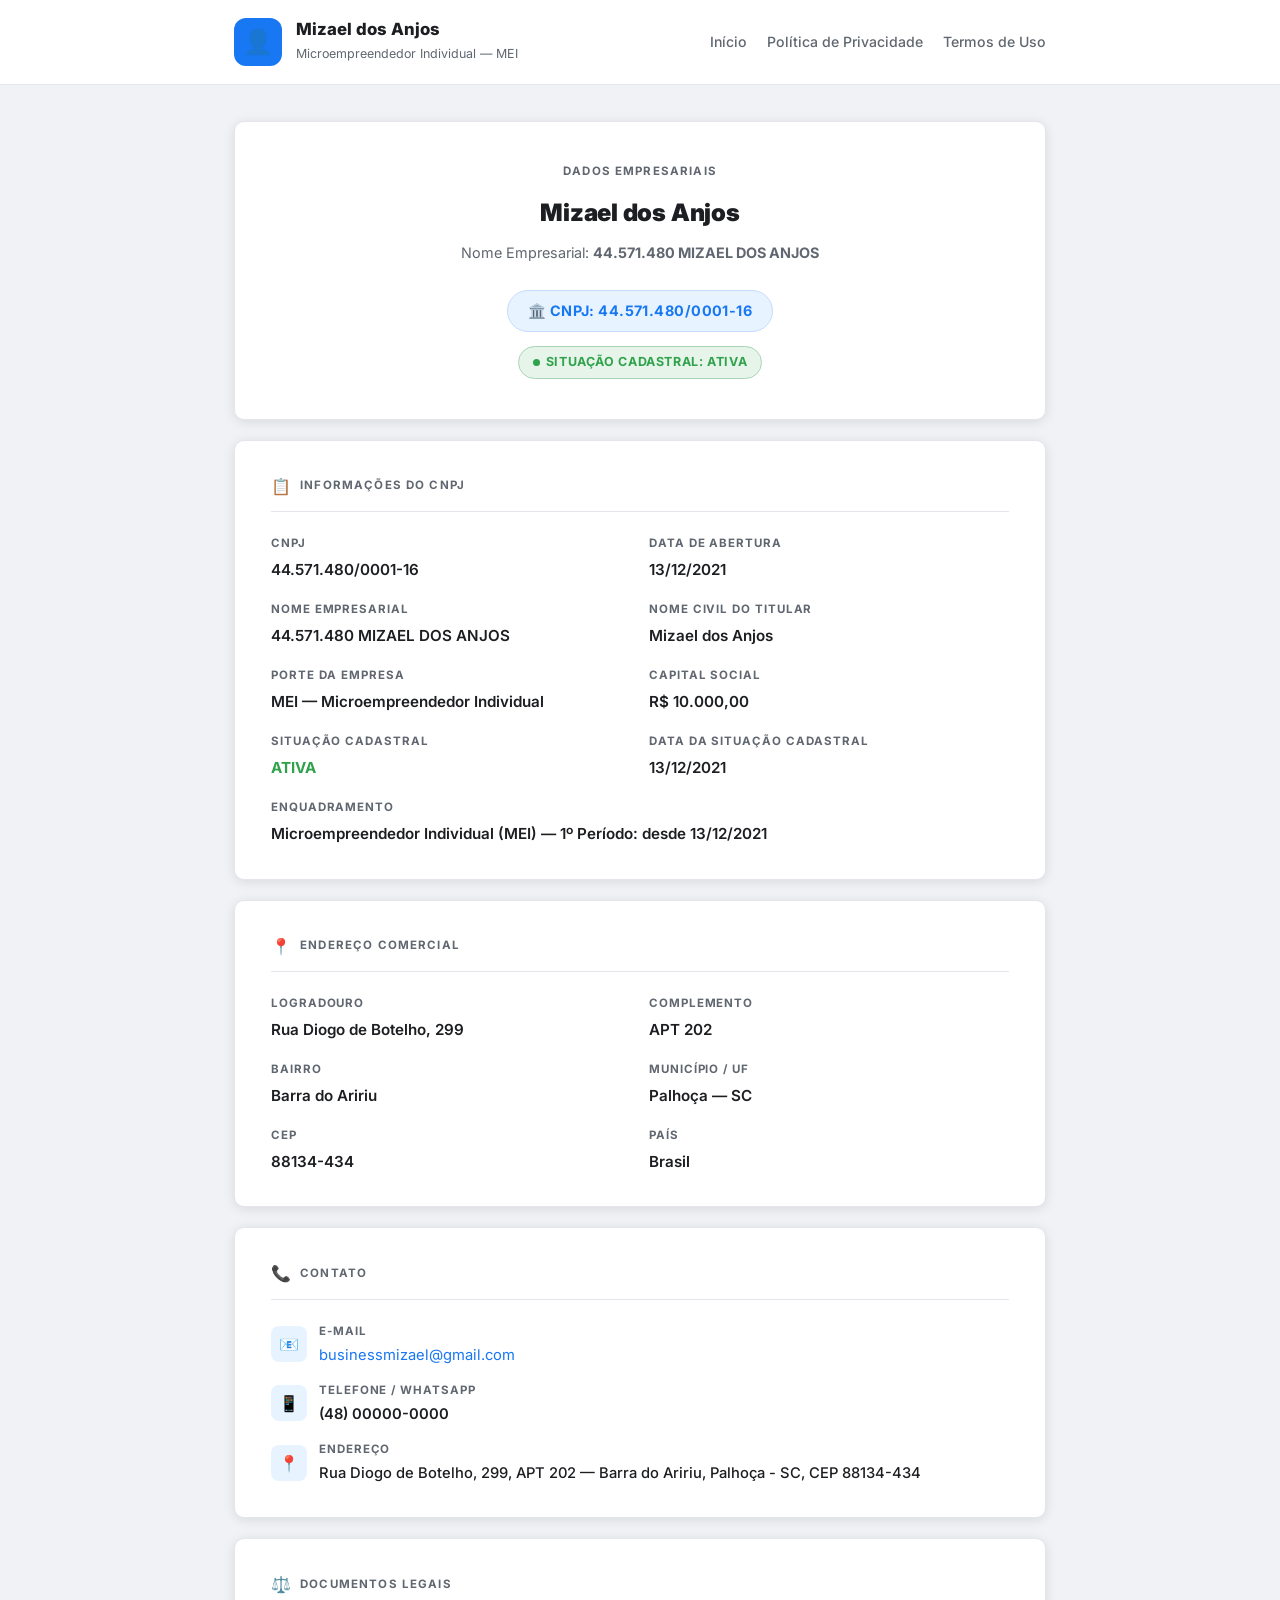
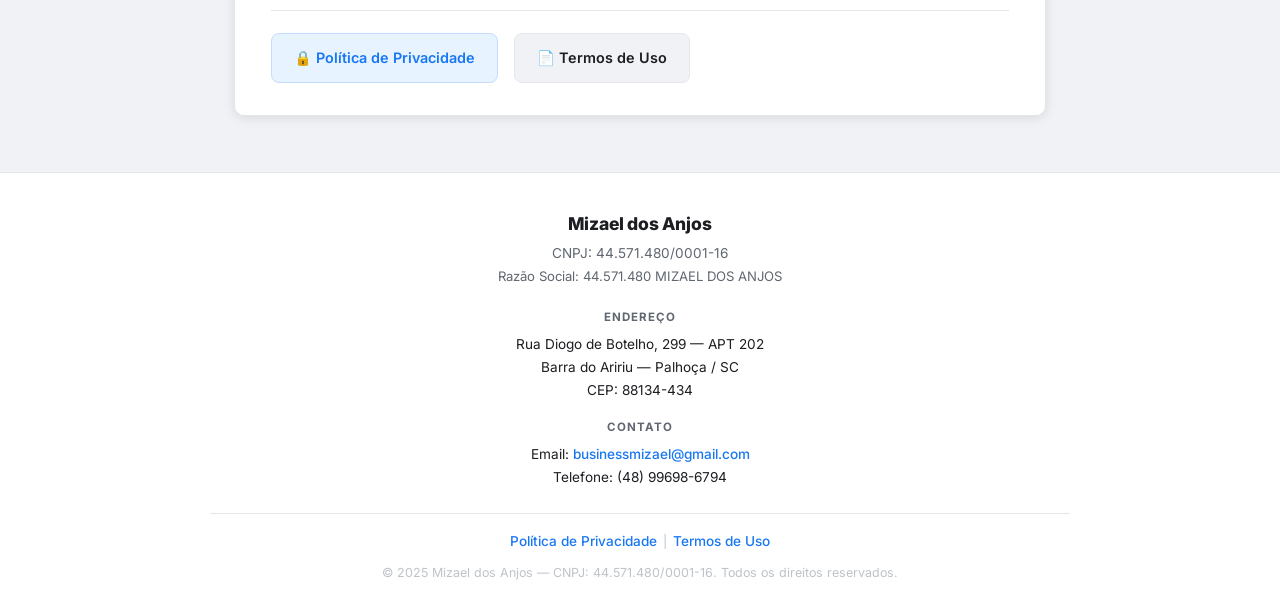
<file: index.html>
<!DOCTYPE html>
<html lang="pt-BR">
<head>
  <meta charset="UTF-8" />
  <meta name="viewport" content="width=device-width, initial-scale=1.0" />
  <meta name="description" content="Página institucional de Mizael dos Anjos — MEI — CNPJ: 44.571.480/0001-16. Informações empresariais, Política de Privacidade e Termos de Uso." />
  <meta name="robots" content="index, follow" />
  <title>Mizael dos Anjos — Informações Institucionais</title>
  <link rel="preconnect" href="https://fonts.googleapis.com" />
  <link rel="preconnect" href="https://fonts.gstatic.com" crossorigin />
  <link href="https://fonts.googleapis.com/css2?family=Inter:wght@400;500;600;700;800;900&display=swap" rel="stylesheet" />
  <link rel="stylesheet" href="css/styles.css" />
</head>
<body>

  <!-- HEADER -->
  <header class="site-header">
    <div class="header-inner">
      <div class="brand">
        <div class="brand-icon" aria-hidden="true">👤</div>
        <div class="brand-text">
          <h1>Mizael dos Anjos</h1>
          <span>Microempreendedor Individual — MEI</span>
        </div>
      </div>
      <nav class="header-nav" aria-label="Menu">
        <a href="index.html">Início</a>
        <a href="politica-de-privacidade.html">Política de Privacidade</a>
        <a href="termos-de-uso.html">Termos de Uso</a>
      </nav>
    </div>
  </header>

  <!-- MAIN -->
  <main>

    <!-- HERO / IDENTIDADE PRINCIPAL -->
    <div class="hero-card" role="region" aria-labelledby="empresaNome">
      <div id="empresaNome" style="font-size:0.72rem; font-weight:700; text-transform:uppercase; letter-spacing:0.1em; color:#606770; margin-bottom:12px;">
        Dados Empresariais
      </div>
      <h2>Mizael dos Anjos</h2>
      <div style="font-size:0.9rem; color:#606770; margin-bottom:12px;">
        Nome Empresarial: <strong>44.571.480 MIZAEL DOS ANJOS</strong>
      </div>
      <div class="cnpj-badge">
        🏛️ CNPJ: 44.571.480/0001-16
      </div>
      <br />
      <div class="status-badge" role="status" aria-label="Situação cadastral: Ativa">
        <span class="status-dot" aria-hidden="true"></span>
        SITUAÇÃO CADASTRAL: ATIVA
      </div>
    </div>

    <!-- DADOS DO CADASTRO -->
    <section class="card" aria-labelledby="dadosCnpjTitle">
      <div class="card-title" id="dadosCnpjTitle">
        <span aria-hidden="true">📋</span> Informações do CNPJ
      </div>

      <div class="data-grid">
        <div class="data-item">
          <label>CNPJ</label>
          <div class="value">44.571.480/0001-16</div>
        </div>
        <div class="data-item">
          <label>Data de Abertura</label>
          <div class="value">13/12/2021</div>
        </div>
        <div class="data-item">
          <label>Nome Empresarial</label>
          <div class="value">44.571.480 MIZAEL DOS ANJOS</div>
        </div>
        <div class="data-item">
          <label>Nome Civil do Titular</label>
          <div class="value">Mizael dos Anjos</div>
        </div>
        <div class="data-item">
          <label>Porte da Empresa</label>
          <div class="value">MEI — Microempreendedor Individual</div>
        </div>
        <div class="data-item">
          <label>Capital Social</label>
          <div class="value">R$ 10.000,00</div>
        </div>
        <div class="data-item">
          <label>Situação Cadastral</label>
          <div class="value" style="color:#31A24C; font-weight:700;">ATIVA</div>
        </div>
        <div class="data-item">
          <label>Data da Situação Cadastral</label>
          <div class="value">13/12/2021</div>
        </div>
        <div class="data-item full">
          <label>Enquadramento</label>
          <div class="value">Microempreendedor Individual (MEI) — 1º Período: desde 13/12/2021</div>
        </div>
      </div>
    </section>

    <!-- ENDEREÇO COMERCIAL -->
    <section class="card" aria-labelledby="enderecoTitle">
      <div class="card-title" id="enderecoTitle">
        <span aria-hidden="true">📍</span> Endereço Comercial
      </div>

      <div class="data-grid">
        <div class="data-item">
          <label>Logradouro</label>
          <div class="value">Rua Diogo de Botelho, 299</div>
        </div>
        <div class="data-item">
          <label>Complemento</label>
          <div class="value">APT 202</div>
        </div>
        <div class="data-item">
          <label>Bairro</label>
          <div class="value">Barra do Aririu</div>
        </div>
        <div class="data-item">
          <label>Município / UF</label>
          <div class="value">Palhoça — SC</div>
        </div>
        <div class="data-item">
          <label>CEP</label>
          <div class="value">88134-434</div>
        </div>
        <div class="data-item">
          <label>País</label>
          <div class="value">Brasil</div>
        </div>
      </div>
    </section>

    <!-- CONTATO -->
    <section class="card" aria-labelledby="contatoTitle">
      <div class="card-title" id="contatoTitle">
        <span aria-hidden="true">📞</span> Contato
      </div>
      <div class="contact-list">
        <div class="contact-item">
          <div class="contact-icon" aria-hidden="true">📧</div>
          <div>
            <div style="font-size:0.72rem; font-weight:700; text-transform:uppercase; letter-spacing:0.08em; color:#606770; margin-bottom:2px;">E-mail</div>
            <a href="mailto:businessmizael@gmail.com">businessmizael@gmail.com</a>
          </div>
        </div>
        <div class="contact-item">
          <div class="contact-icon" aria-hidden="true">📱</div>
          <div>
            <div style="font-size:0.72rem; font-weight:700; text-transform:uppercase; letter-spacing:0.08em; color:#606770; margin-bottom:2px;">Telefone / WhatsApp</div>
            <!-- [INSERIR: Telefone real] -->
            <span style="font-weight:600;">(48) 00000-0000</span>
          </div>
        </div>
        <div class="contact-item">
          <div class="contact-icon" aria-hidden="true">📍</div>
          <div>
            <div style="font-size:0.72rem; font-weight:700; text-transform:uppercase; letter-spacing:0.08em; color:#606770; margin-bottom:2px;">Endereço</div>
            <span style="font-weight:500;">Rua Diogo de Botelho, 299, APT 202 — Barra do Aririu, Palhoça - SC, CEP 88134-434</span>
          </div>
        </div>
      </div>
    </section>

    <!-- LINKS LEGAIS -->
    <section class="card" aria-labelledby="legalTitle">
      <div class="card-title" id="legalTitle">
        <span aria-hidden="true">⚖️</span> Documentos Legais
      </div>
      <div style="display:flex; gap:16px; flex-wrap:wrap;">
        <a href="politica-de-privacidade.html" style="
          display:inline-flex; align-items:center; gap:8px;
          background:#E7F3FF; border:1px solid #C4DCFF; color:#1877F2;
          padding:12px 22px; border-radius:8px; font-weight:600; font-size:0.9rem;
          text-decoration:none; transition:background 0.2s;
        " onmouseover="this.style.background='#d0e8ff'" onmouseout="this.style.background='#E7F3FF'">
          🔒 Política de Privacidade
        </a>
        <a href="termos-de-uso.html" style="
          display:inline-flex; align-items:center; gap:8px;
          background:#F0F2F5; border:1px solid #E4E6EB; color:#1C1E21;
          padding:12px 22px; border-radius:8px; font-weight:600; font-size:0.9rem;
          text-decoration:none; transition:background 0.2s;
        " onmouseover="this.style.background='#e2e5e9'" onmouseout="this.style.background='#F0F2F5'">
          📄 Termos de Uso
        </a>
      </div>
    </section>

  </main>

  <!-- FOOTER -->
  <footer class="site-footer">
    <div class="footer-inner">
      <div class="footer-name">Mizael dos Anjos</div>
      <div class="footer-cnpj">CNPJ: 44.571.480/0001-16</div>
      <div class="footer-razao">Razão Social: 44.571.480 MIZAEL DOS ANJOS</div>

      <div class="footer-section-label">Endereço</div>
      <div class="footer-address">
        Rua Diogo de Botelho, 299 — APT 202<br>
        Barra do Aririu — Palhoça / SC<br>
        CEP: 88134-434
      </div>

      <div class="footer-section-label">Contato</div>
      <div class="footer-contact">
        Email: <a href="mailto:businessmizael@gmail.com">businessmizael@gmail.com</a><br>
        Telefone: (48) 99698-6794
      </div>

      <hr class="footer-divider" />

      <div class="footer-links">
        <a href="politica-de-privacidade.html">Política de Privacidade</a>
        <span class="footer-sep">|</span>
        <a href="termos-de-uso.html">Termos de Uso</a>
      </div>
      <div class="footer-copy">© 2025 Mizael dos Anjos — CNPJ: 44.571.480/0001-16. Todos os direitos reservados.</div>
    </div>
  </footer>

</body>
</html>
</file>
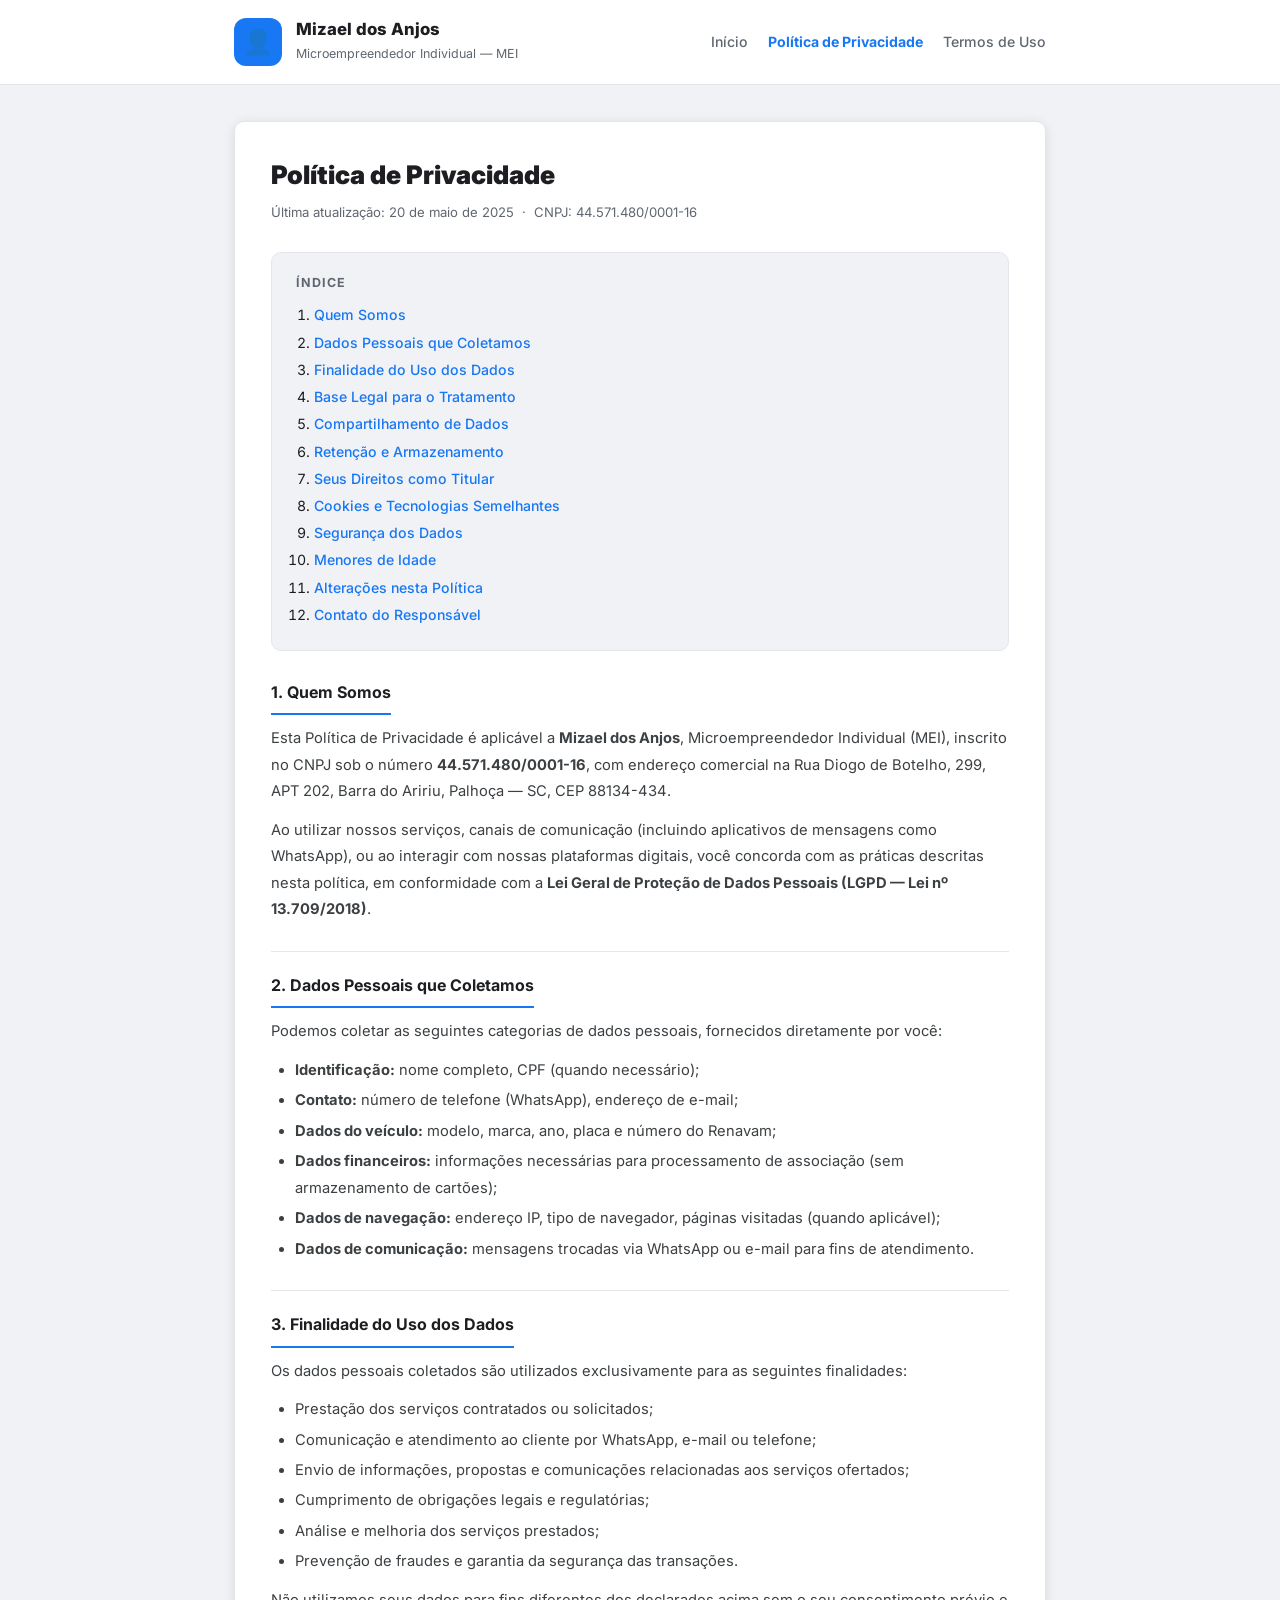
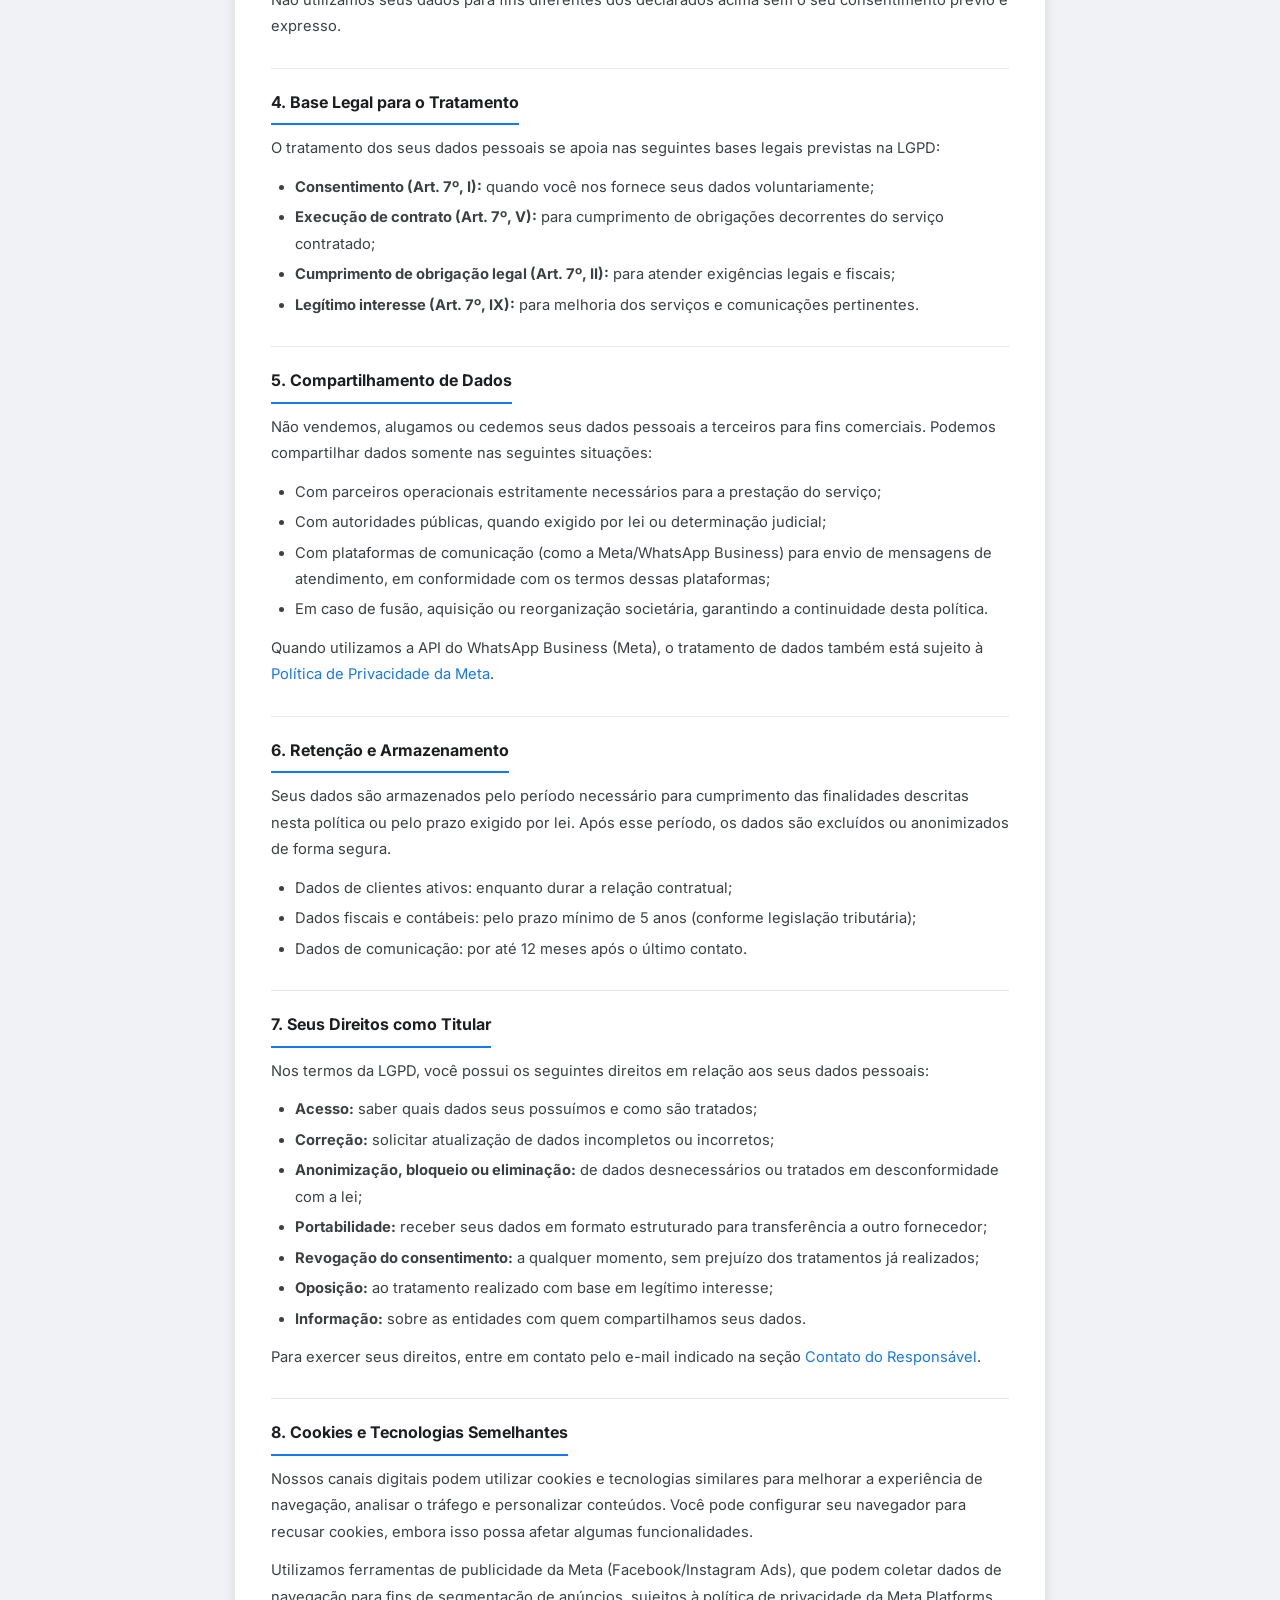
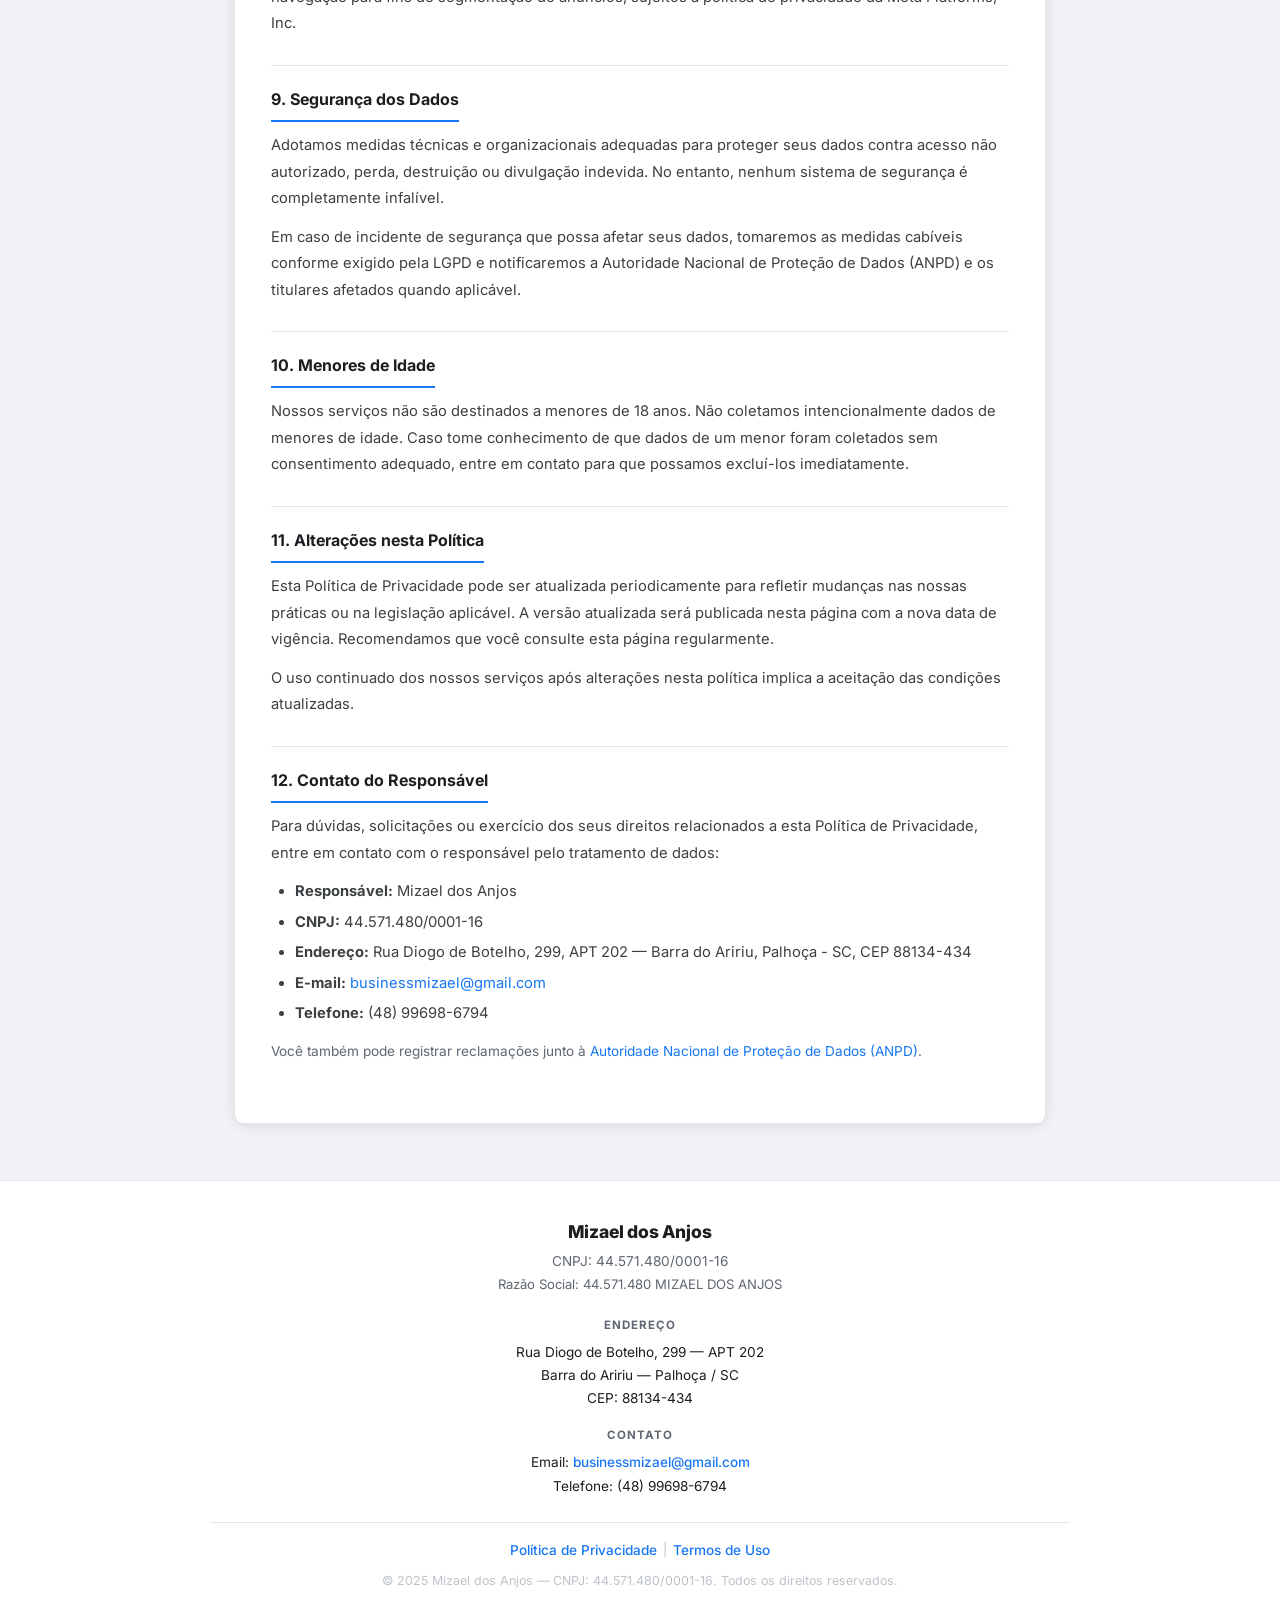
<file: politica-de-privacidade.html>
<!DOCTYPE html>
<html lang="pt-BR">
<head>
  <meta charset="UTF-8" />
  <meta name="viewport" content="width=device-width, initial-scale=1.0" />
  <meta name="description" content="Política de Privacidade — Mizael dos Anjos (MEI) — CNPJ 44.571.480/0001-16. Como coletamos, usamos e protegemos seus dados pessoais." />
  <title>Política de Privacidade — Mizael dos Anjos</title>
  <link rel="preconnect" href="https://fonts.googleapis.com" />
  <link rel="preconnect" href="https://fonts.gstatic.com" crossorigin />
  <link href="https://fonts.googleapis.com/css2?family=Inter:wght@400;500;600;700;800;900&display=swap" rel="stylesheet" />
  <link rel="stylesheet" href="css/styles.css" />
</head>
<body>

  <!-- HEADER -->
  <header class="site-header">
    <div class="header-inner">
      <div class="brand">
        <div class="brand-icon" aria-hidden="true">👤</div>
        <div class="brand-text">
          <h1>Mizael dos Anjos</h1>
          <span>Microempreendedor Individual — MEI</span>
        </div>
      </div>
      <nav class="header-nav" aria-label="Menu">
        <a href="index.html">Início</a>
        <a href="politica-de-privacidade.html" style="color:#1877F2; font-weight:700;">Política de Privacidade</a>
        <a href="termos-de-uso.html">Termos de Uso</a>
      </nav>
    </div>
  </header>

  <!-- MAIN -->
  <main>
    <div class="card">
      <div class="policy-header">
        <h2>Política de Privacidade</h2>
        <div class="last-update">Última atualização: 20 de maio de 2025 &nbsp;·&nbsp; CNPJ: 44.571.480/0001-16</div>
      </div>

      <!-- ÍNDICE -->
      <div class="policy-toc" role="navigation" aria-label="Índice da Política">
        <h4>Índice</h4>
        <ol>
          <li><a href="#quem-somos">Quem Somos</a></li>
          <li><a href="#dados-coletados">Dados Pessoais que Coletamos</a></li>
          <li><a href="#finalidade">Finalidade do Uso dos Dados</a></li>
          <li><a href="#base-legal">Base Legal para o Tratamento</a></li>
          <li><a href="#compartilhamento">Compartilhamento de Dados</a></li>
          <li><a href="#retencao">Retenção e Armazenamento</a></li>
          <li><a href="#direitos">Seus Direitos como Titular</a></li>
          <li><a href="#cookies">Cookies e Tecnologias Semelhantes</a></li>
          <li><a href="#seguranca">Segurança dos Dados</a></li>
          <li><a href="#menores">Menores de Idade</a></li>
          <li><a href="#alteracoes">Alterações nesta Política</a></li>
          <li><a href="#contato-privacidade">Contato do Responsável</a></li>
        </ol>
      </div>

      <!-- 1 -->
      <div class="policy-section" id="quem-somos">
        <h3>1. Quem Somos</h3>
        <p>
          Esta Política de Privacidade é aplicável a <strong>Mizael dos Anjos</strong>, Microempreendedor
          Individual (MEI), inscrito no CNPJ sob o número <strong>44.571.480/0001-16</strong>, com endereço
          comercial na Rua Diogo de Botelho, 299, APT 202, Barra do Aririu, Palhoça — SC, CEP 88134-434.
        </p>
        <p>
          Ao utilizar nossos serviços, canais de comunicação (incluindo aplicativos de mensagens como
          WhatsApp), ou ao interagir com nossas plataformas digitais, você concorda com as práticas
          descritas nesta política, em conformidade com a <strong>Lei Geral de Proteção de Dados Pessoais
          (LGPD — Lei nº 13.709/2018)</strong>.
        </p>
      </div>

      <hr class="data-divider" />

      <!-- 2 -->
      <div class="policy-section" id="dados-coletados">
        <h3>2. Dados Pessoais que Coletamos</h3>
        <p>Podemos coletar as seguintes categorias de dados pessoais, fornecidos diretamente por você:</p>
        <ul>
          <li><strong>Identificação:</strong> nome completo, CPF (quando necessário);</li>
          <li><strong>Contato:</strong> número de telefone (WhatsApp), endereço de e-mail;</li>
          <li><strong>Dados do veículo:</strong> modelo, marca, ano, placa e número do Renavam;</li>
          <li><strong>Dados financeiros:</strong> informações necessárias para processamento de associação (sem armazenamento de cartões);</li>
          <li><strong>Dados de navegação:</strong> endereço IP, tipo de navegador, páginas visitadas (quando aplicável);</li>
          <li><strong>Dados de comunicação:</strong> mensagens trocadas via WhatsApp ou e-mail para fins de atendimento.</li>
        </ul>
      </div>

      <hr class="data-divider" />

      <!-- 3 -->
      <div class="policy-section" id="finalidade">
        <h3>3. Finalidade do Uso dos Dados</h3>
        <p>Os dados pessoais coletados são utilizados exclusivamente para as seguintes finalidades:</p>
        <ul>
          <li>Prestação dos serviços contratados ou solicitados;</li>
          <li>Comunicação e atendimento ao cliente por WhatsApp, e-mail ou telefone;</li>
          <li>Envio de informações, propostas e comunicações relacionadas aos serviços ofertados;</li>
          <li>Cumprimento de obrigações legais e regulatórias;</li>
          <li>Análise e melhoria dos serviços prestados;</li>
          <li>Prevenção de fraudes e garantia da segurança das transações.</li>
        </ul>
        <p>
          Não utilizamos seus dados para fins diferentes dos declarados acima sem o seu consentimento
          prévio e expresso.
        </p>
      </div>

      <hr class="data-divider" />

      <!-- 4 -->
      <div class="policy-section" id="base-legal">
        <h3>4. Base Legal para o Tratamento</h3>
        <p>O tratamento dos seus dados pessoais se apoia nas seguintes bases legais previstas na LGPD:</p>
        <ul>
          <li><strong>Consentimento (Art. 7º, I):</strong> quando você nos fornece seus dados voluntariamente;</li>
          <li><strong>Execução de contrato (Art. 7º, V):</strong> para cumprimento de obrigações decorrentes do serviço contratado;</li>
          <li><strong>Cumprimento de obrigação legal (Art. 7º, II):</strong> para atender exigências legais e fiscais;</li>
          <li><strong>Legítimo interesse (Art. 7º, IX):</strong> para melhoria dos serviços e comunicações pertinentes.</li>
        </ul>
      </div>

      <hr class="data-divider" />

      <!-- 5 -->
      <div class="policy-section" id="compartilhamento">
        <h3>5. Compartilhamento de Dados</h3>
        <p>
          Não vendemos, alugamos ou cedemos seus dados pessoais a terceiros para fins comerciais.
          Podemos compartilhar dados somente nas seguintes situações:
        </p>
        <ul>
          <li>Com parceiros operacionais estritamente necessários para a prestação do serviço;</li>
          <li>Com autoridades públicas, quando exigido por lei ou determinação judicial;</li>
          <li>Com plataformas de comunicação (como a Meta/WhatsApp Business) para envio de mensagens de atendimento, em conformidade com os termos dessas plataformas;</li>
          <li>Em caso de fusão, aquisição ou reorganização societária, garantindo a continuidade desta política.</li>
        </ul>
        <p>
          Quando utilizamos a API do WhatsApp Business (Meta), o tratamento de dados também está sujeito
          à <a href="https://www.whatsapp.com/legal/privacy-policy" target="_blank" rel="noopener">Política de Privacidade da Meta</a>.
        </p>
      </div>

      <hr class="data-divider" />

      <!-- 6 -->
      <div class="policy-section" id="retencao">
        <h3>6. Retenção e Armazenamento</h3>
        <p>
          Seus dados são armazenados pelo período necessário para cumprimento das finalidades descritas
          nesta política ou pelo prazo exigido por lei. Após esse período, os dados são excluídos ou
          anonimizados de forma segura.
        </p>
        <ul>
          <li>Dados de clientes ativos: enquanto durar a relação contratual;</li>
          <li>Dados fiscais e contábeis: pelo prazo mínimo de 5 anos (conforme legislação tributária);</li>
          <li>Dados de comunicação: por até 12 meses após o último contato.</li>
        </ul>
      </div>

      <hr class="data-divider" />

      <!-- 7 -->
      <div class="policy-section" id="direitos">
        <h3>7. Seus Direitos como Titular</h3>
        <p>
          Nos termos da LGPD, você possui os seguintes direitos em relação aos seus dados pessoais:
        </p>
        <ul>
          <li><strong>Acesso:</strong> saber quais dados seus possuímos e como são tratados;</li>
          <li><strong>Correção:</strong> solicitar atualização de dados incompletos ou incorretos;</li>
          <li><strong>Anonimização, bloqueio ou eliminação:</strong> de dados desnecessários ou tratados em desconformidade com a lei;</li>
          <li><strong>Portabilidade:</strong> receber seus dados em formato estruturado para transferência a outro fornecedor;</li>
          <li><strong>Revogação do consentimento:</strong> a qualquer momento, sem prejuízo dos tratamentos já realizados;</li>
          <li><strong>Oposição:</strong> ao tratamento realizado com base em legítimo interesse;</li>
          <li><strong>Informação:</strong> sobre as entidades com quem compartilhamos seus dados.</li>
        </ul>
        <p>
          Para exercer seus direitos, entre em contato pelo e-mail indicado na seção
          <a href="#contato-privacidade">Contato do Responsável</a>.
        </p>
      </div>

      <hr class="data-divider" />

      <!-- 8 -->
      <div class="policy-section" id="cookies">
        <h3>8. Cookies e Tecnologias Semelhantes</h3>
        <p>
          Nossos canais digitais podem utilizar cookies e tecnologias similares para melhorar a experiência
          de navegação, analisar o tráfego e personalizar conteúdos. Você pode configurar seu navegador
          para recusar cookies, embora isso possa afetar algumas funcionalidades.
        </p>
        <p>
          Utilizamos ferramentas de publicidade da Meta (Facebook/Instagram Ads), que podem coletar
          dados de navegação para fins de segmentação de anúncios, sujeitos à política de privacidade
          da Meta Platforms, Inc.
        </p>
      </div>

      <hr class="data-divider" />

      <!-- 9 -->
      <div class="policy-section" id="seguranca">
        <h3>9. Segurança dos Dados</h3>
        <p>
          Adotamos medidas técnicas e organizacionais adequadas para proteger seus dados contra acesso
          não autorizado, perda, destruição ou divulgação indevida. No entanto, nenhum sistema de
          segurança é completamente infalível.
        </p>
        <p>
          Em caso de incidente de segurança que possa afetar seus dados, tomaremos as medidas cabíveis
          conforme exigido pela LGPD e notificaremos a Autoridade Nacional de Proteção de Dados (ANPD)
          e os titulares afetados quando aplicável.
        </p>
      </div>

      <hr class="data-divider" />

      <!-- 10 -->
      <div class="policy-section" id="menores">
        <h3>10. Menores de Idade</h3>
        <p>
          Nossos serviços não são destinados a menores de 18 anos. Não coletamos intencionalmente
          dados de menores de idade. Caso tome conhecimento de que dados de um menor foram coletados
          sem consentimento adequado, entre em contato para que possamos excluí-los imediatamente.
        </p>
      </div>

      <hr class="data-divider" />

      <!-- 11 -->
      <div class="policy-section" id="alteracoes">
        <h3>11. Alterações nesta Política</h3>
        <p>
          Esta Política de Privacidade pode ser atualizada periodicamente para refletir mudanças nas
          nossas práticas ou na legislação aplicável. A versão atualizada será publicada nesta página
          com a nova data de vigência. Recomendamos que você consulte esta página regularmente.
        </p>
        <p>
          O uso continuado dos nossos serviços após alterações nesta política implica a aceitação das
          condições atualizadas.
        </p>
      </div>

      <hr class="data-divider" />

      <!-- 12 -->
      <div class="policy-section" id="contato-privacidade">
        <h3>12. Contato do Responsável</h3>
        <p>
          Para dúvidas, solicitações ou exercício dos seus direitos relacionados a esta Política de
          Privacidade, entre em contato com o responsável pelo tratamento de dados:
        </p>
        <ul>
          <li><strong>Responsável:</strong> Mizael dos Anjos</li>
          <li><strong>CNPJ:</strong> 44.571.480/0001-16</li>
          <li><strong>Endereço:</strong> Rua Diogo de Botelho, 299, APT 202 — Barra do Aririu, Palhoça - SC, CEP 88134-434</li>
          <li><strong>E-mail:</strong> <a href="mailto:businessmizael@gmail.com">businessmizael@gmail.com</a></li>
          <li><strong>Telefone:</strong> (48) 99698-6794</li>
        </ul>
        <p style="margin-top:12px; font-size:0.85rem; color:#606770;">
          Você também pode registrar reclamações junto à
          <a href="https://www.gov.br/anpd" target="_blank" rel="noopener">Autoridade Nacional de Proteção de Dados (ANPD)</a>.
        </p>
      </div>

    </div><!-- .card -->
  </main>

  <!-- FOOTER -->
  <footer class="site-footer">
    <div class="footer-inner">
      <div class="footer-name">Mizael dos Anjos</div>
      <div class="footer-cnpj">CNPJ: 44.571.480/0001-16</div>
      <div class="footer-razao">Razão Social: 44.571.480 MIZAEL DOS ANJOS</div>

      <div class="footer-section-label">Endereço</div>
      <div class="footer-address">
        Rua Diogo de Botelho, 299 — APT 202<br>
        Barra do Aririu — Palhoça / SC<br>
        CEP: 88134-434
      </div>

      <div class="footer-section-label">Contato</div>
      <div class="footer-contact">
        Email: <a href="mailto:businessmizael@gmail.com">businessmizael@gmail.com</a><br>
        Telefone: (48) 99698-6794
      </div>

      <hr class="footer-divider" />

      <div class="footer-links">
        <a href="politica-de-privacidade.html">Política de Privacidade</a>
        <span class="footer-sep">|</span>
        <a href="termos-de-uso.html">Termos de Uso</a>
      </div>
      <div class="footer-copy">© 2025 Mizael dos Anjos — CNPJ: 44.571.480/0001-16. Todos os direitos reservados.</div>
    </div>
  </footer>

</body>
</html>
</file>
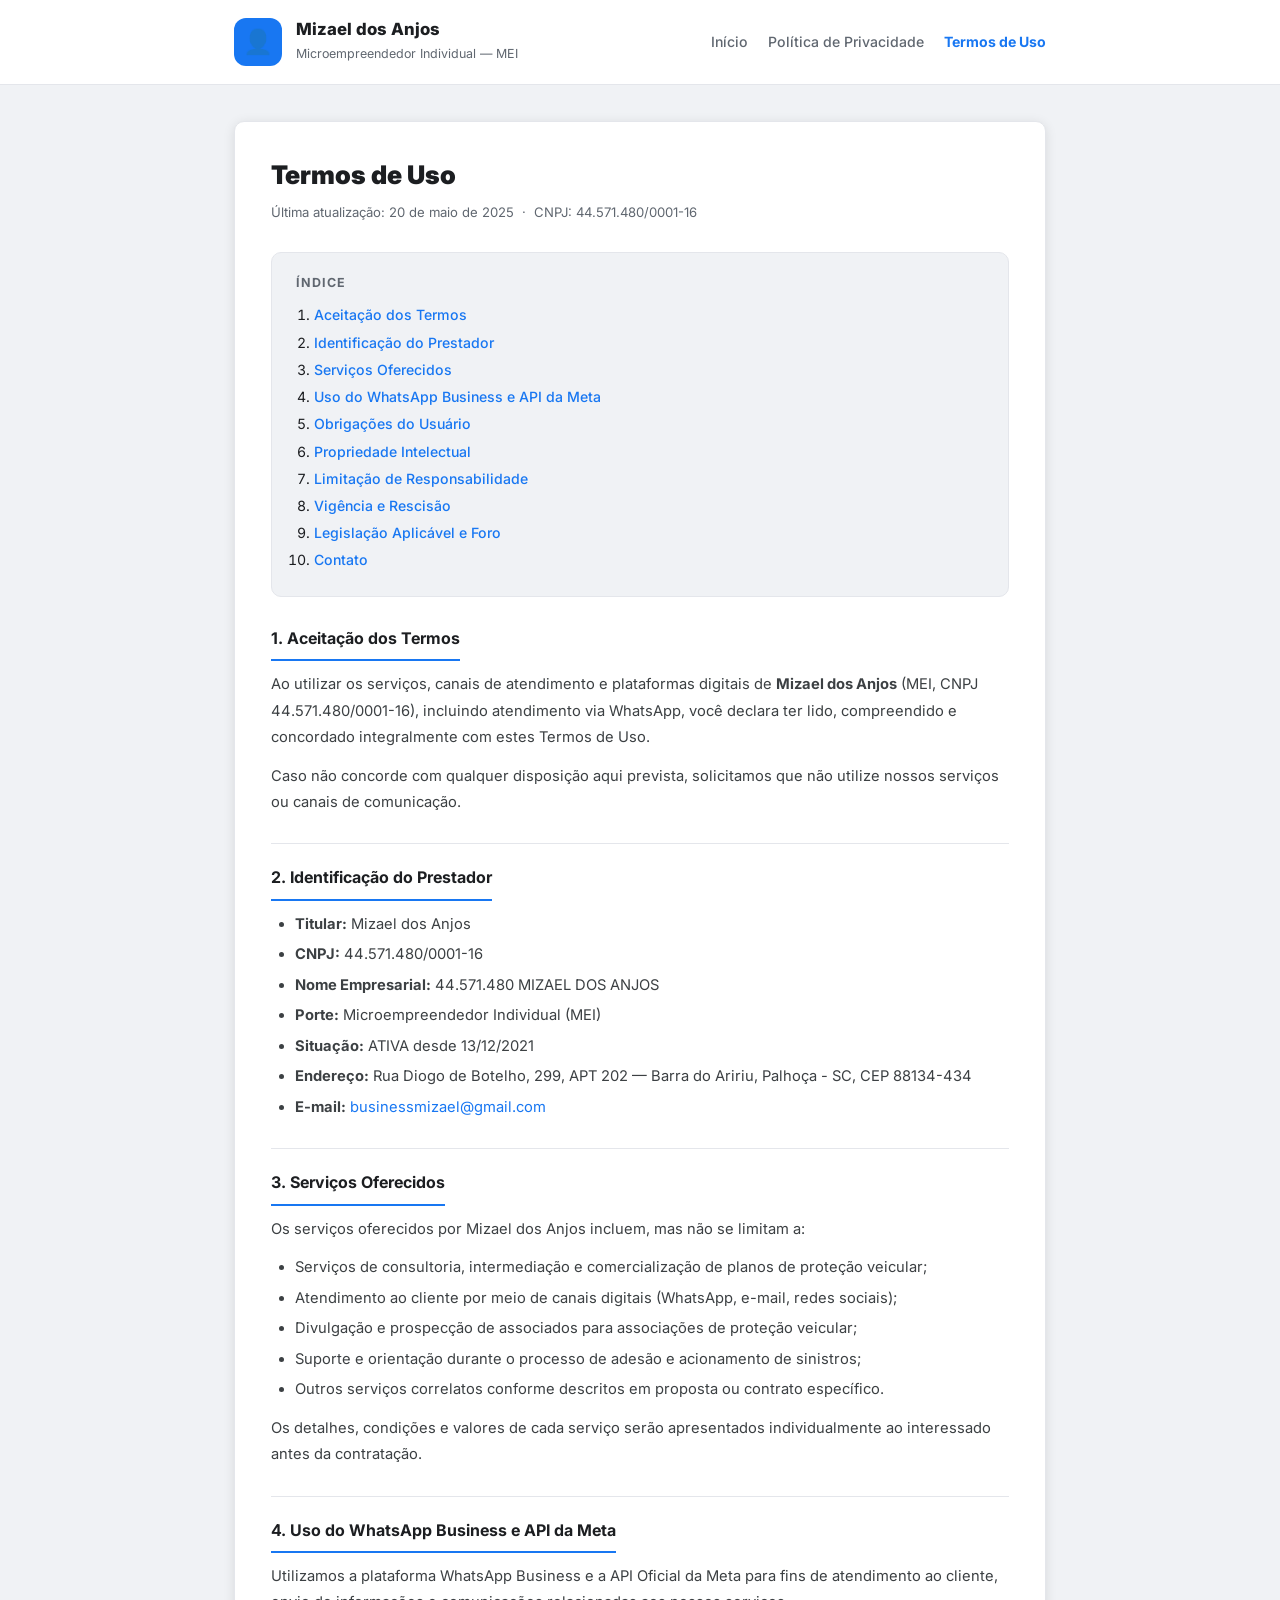
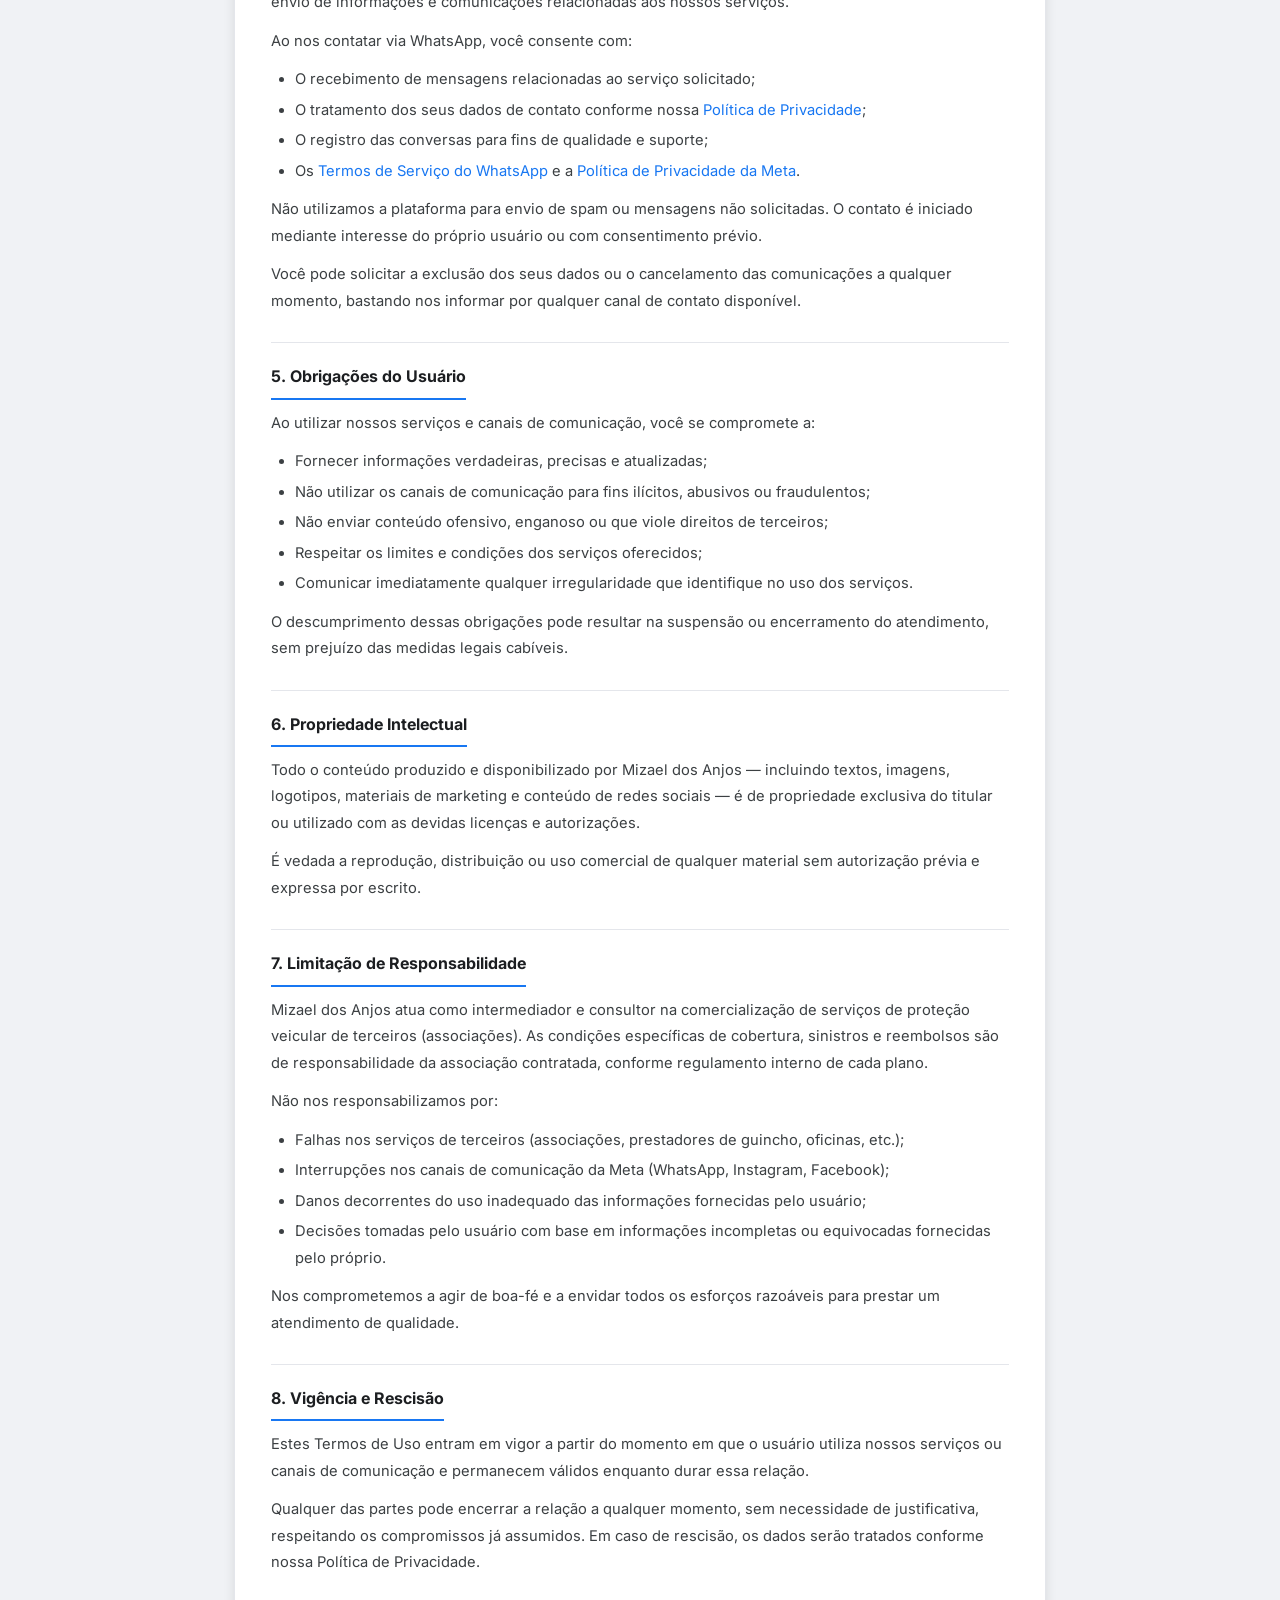
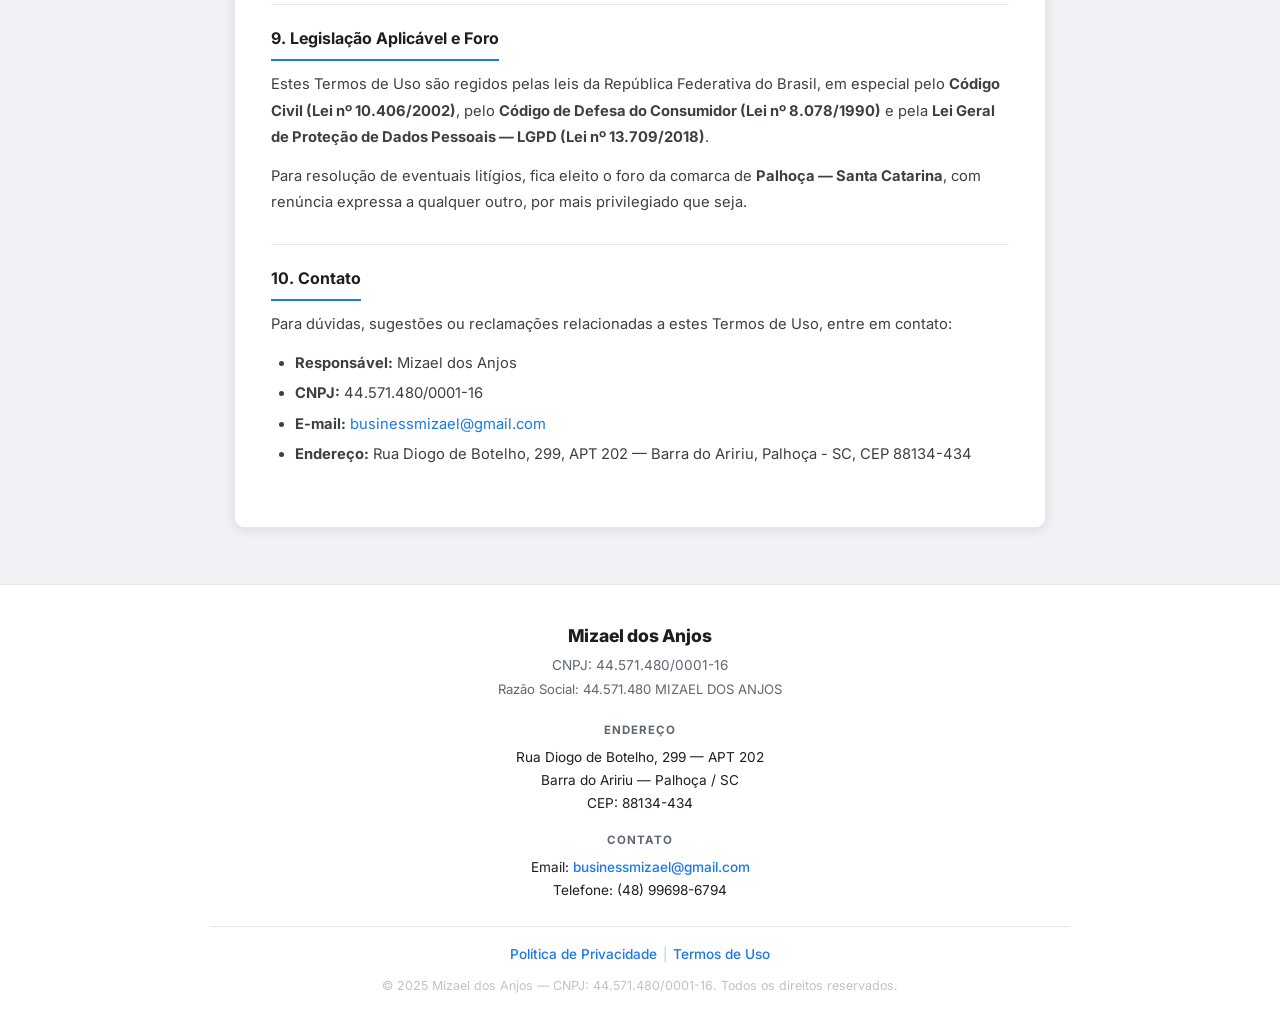
<file: termos-de-uso.html>
<!DOCTYPE html>
<html lang="pt-BR">
<head>
  <meta charset="UTF-8" />
  <meta name="viewport" content="width=device-width, initial-scale=1.0" />
  <meta name="description" content="Termos de Uso — Mizael dos Anjos (MEI) — CNPJ 44.571.480/0001-16. Condições gerais de uso dos serviços e canais digitais." />
  <title>Termos de Uso — Mizael dos Anjos</title>
  <link rel="preconnect" href="https://fonts.googleapis.com" />
  <link rel="preconnect" href="https://fonts.gstatic.com" crossorigin />
  <link href="https://fonts.googleapis.com/css2?family=Inter:wght@400;500;600;700;800;900&display=swap" rel="stylesheet" />
  <link rel="stylesheet" href="css/styles.css" />
</head>
<body>

  <!-- HEADER -->
  <header class="site-header">
    <div class="header-inner">
      <div class="brand">
        <div class="brand-icon" aria-hidden="true">👤</div>
        <div class="brand-text">
          <h1>Mizael dos Anjos</h1>
          <span>Microempreendedor Individual — MEI</span>
        </div>
      </div>
      <nav class="header-nav" aria-label="Menu">
        <a href="index.html">Início</a>
        <a href="politica-de-privacidade.html">Política de Privacidade</a>
        <a href="termos-de-uso.html" style="color:#1877F2; font-weight:700;">Termos de Uso</a>
      </nav>
    </div>
  </header>

  <!-- MAIN -->
  <main>
    <div class="card">
      <div class="policy-header">
        <h2>Termos de Uso</h2>
        <div class="last-update">Última atualização: 20 de maio de 2025 &nbsp;·&nbsp; CNPJ: 44.571.480/0001-16</div>
      </div>

      <!-- ÍNDICE -->
      <div class="policy-toc" role="navigation" aria-label="Índice dos Termos">
        <h4>Índice</h4>
        <ol>
          <li><a href="#aceitacao">Aceitação dos Termos</a></li>
          <li><a href="#identificacao">Identificação do Prestador</a></li>
          <li><a href="#servicos">Serviços Oferecidos</a></li>
          <li><a href="#uso-whatsapp">Uso do WhatsApp Business e API da Meta</a></li>
          <li><a href="#obrigacoes-usuario">Obrigações do Usuário</a></li>
          <li><a href="#propriedade-intelectual">Propriedade Intelectual</a></li>
          <li><a href="#limitacao">Limitação de Responsabilidade</a></li>
          <li><a href="#vigencia">Vigência e Rescisão</a></li>
          <li><a href="#legislacao">Legislação Aplicável e Foro</a></li>
          <li><a href="#contato-termos">Contato</a></li>
        </ol>
      </div>

      <!-- 1 -->
      <div class="policy-section" id="aceitacao">
        <h3>1. Aceitação dos Termos</h3>
        <p>
          Ao utilizar os serviços, canais de atendimento e plataformas digitais de <strong>Mizael dos Anjos</strong>
          (MEI, CNPJ 44.571.480/0001-16), incluindo atendimento via WhatsApp, você declara ter lido,
          compreendido e concordado integralmente com estes Termos de Uso.
        </p>
        <p>
          Caso não concorde com qualquer disposição aqui prevista, solicitamos que não utilize nossos
          serviços ou canais de comunicação.
        </p>
      </div>

      <hr class="data-divider" />

      <!-- 2 -->
      <div class="policy-section" id="identificacao">
        <h3>2. Identificação do Prestador</h3>
        <ul>
          <li><strong>Titular:</strong> Mizael dos Anjos</li>
          <li><strong>CNPJ:</strong> 44.571.480/0001-16</li>
          <li><strong>Nome Empresarial:</strong> 44.571.480 MIZAEL DOS ANJOS</li>
          <li><strong>Porte:</strong> Microempreendedor Individual (MEI)</li>
          <li><strong>Situação:</strong> ATIVA desde 13/12/2021</li>
          <li><strong>Endereço:</strong> Rua Diogo de Botelho, 299, APT 202 — Barra do Aririu, Palhoça - SC, CEP 88134-434</li>
          <li><strong>E-mail:</strong> <a href="mailto:businessmizael@gmail.com">businessmizael@gmail.com</a></li>
        </ul>
      </div>

      <hr class="data-divider" />

      <!-- 3 -->
      <div class="policy-section" id="servicos">
        <h3>3. Serviços Oferecidos</h3>
        <p>
          Os serviços oferecidos por Mizael dos Anjos incluem, mas não se limitam a:
        </p>
        <ul>
          <li>Serviços de consultoria, intermediação e comercialização de planos de proteção veicular;</li>
          <li>Atendimento ao cliente por meio de canais digitais (WhatsApp, e-mail, redes sociais);</li>
          <li>Divulgação e prospecção de associados para associações de proteção veicular;</li>
          <li>Suporte e orientação durante o processo de adesão e acionamento de sinistros;</li>
          <li>Outros serviços correlatos conforme descritos em proposta ou contrato específico.</li>
        </ul>
        <p>
          Os detalhes, condições e valores de cada serviço serão apresentados individualmente ao
          interessado antes da contratação.
        </p>
      </div>

      <hr class="data-divider" />

      <!-- 4 -->
      <div class="policy-section" id="uso-whatsapp">
        <h3>4. Uso do WhatsApp Business e API da Meta</h3>
        <p>
          Utilizamos a plataforma WhatsApp Business e a API Oficial da Meta para fins de atendimento
          ao cliente, envio de informações e comunicações relacionadas aos nossos serviços.
        </p>
        <p>
          Ao nos contatar via WhatsApp, você consente com:
        </p>
        <ul>
          <li>O recebimento de mensagens relacionadas ao serviço solicitado;</li>
          <li>O tratamento dos seus dados de contato conforme nossa <a href="politica-de-privacidade.html">Política de Privacidade</a>;</li>
          <li>O registro das conversas para fins de qualidade e suporte;</li>
          <li>Os <a href="https://www.whatsapp.com/legal/terms-of-service" target="_blank" rel="noopener">Termos de Serviço do WhatsApp</a> e a <a href="https://www.whatsapp.com/legal/privacy-policy" target="_blank" rel="noopener">Política de Privacidade da Meta</a>.</li>
        </ul>
        <p>
          Não utilizamos a plataforma para envio de spam ou mensagens não solicitadas. O contato
          é iniciado mediante interesse do próprio usuário ou com consentimento prévio.
        </p>
        <p>
          Você pode solicitar a exclusão dos seus dados ou o cancelamento das comunicações a qualquer
          momento, bastando nos informar por qualquer canal de contato disponível.
        </p>
      </div>

      <hr class="data-divider" />

      <!-- 5 -->
      <div class="policy-section" id="obrigacoes-usuario">
        <h3>5. Obrigações do Usuário</h3>
        <p>Ao utilizar nossos serviços e canais de comunicação, você se compromete a:</p>
        <ul>
          <li>Fornecer informações verdadeiras, precisas e atualizadas;</li>
          <li>Não utilizar os canais de comunicação para fins ilícitos, abusivos ou fraudulentos;</li>
          <li>Não enviar conteúdo ofensivo, enganoso ou que viole direitos de terceiros;</li>
          <li>Respeitar os limites e condições dos serviços oferecidos;</li>
          <li>Comunicar imediatamente qualquer irregularidade que identifique no uso dos serviços.</li>
        </ul>
        <p>
          O descumprimento dessas obrigações pode resultar na suspensão ou encerramento do atendimento,
          sem prejuízo das medidas legais cabíveis.
        </p>
      </div>

      <hr class="data-divider" />

      <!-- 6 -->
      <div class="policy-section" id="propriedade-intelectual">
        <h3>6. Propriedade Intelectual</h3>
        <p>
          Todo o conteúdo produzido e disponibilizado por Mizael dos Anjos — incluindo textos, imagens,
          logotipos, materiais de marketing e conteúdo de redes sociais — é de propriedade exclusiva
          do titular ou utilizado com as devidas licenças e autorizações.
        </p>
        <p>
          É vedada a reprodução, distribuição ou uso comercial de qualquer material sem autorização
          prévia e expressa por escrito.
        </p>
      </div>

      <hr class="data-divider" />

      <!-- 7 -->
      <div class="policy-section" id="limitacao">
        <h3>7. Limitação de Responsabilidade</h3>
        <p>
          Mizael dos Anjos atua como intermediador e consultor na comercialização de serviços de
          proteção veicular de terceiros (associações). As condições específicas de cobertura,
          sinistros e reembolsos são de responsabilidade da associação contratada, conforme
          regulamento interno de cada plano.
        </p>
        <p>
          Não nos responsabilizamos por:
        </p>
        <ul>
          <li>Falhas nos serviços de terceiros (associações, prestadores de guincho, oficinas, etc.);</li>
          <li>Interrupções nos canais de comunicação da Meta (WhatsApp, Instagram, Facebook);</li>
          <li>Danos decorrentes do uso inadequado das informações fornecidas pelo usuário;</li>
          <li>Decisões tomadas pelo usuário com base em informações incompletas ou equivocadas fornecidas pelo próprio.</li>
        </ul>
        <p>
          Nos comprometemos a agir de boa-fé e a envidar todos os esforços razoáveis para prestar
          um atendimento de qualidade.
        </p>
      </div>

      <hr class="data-divider" />

      <!-- 8 -->
      <div class="policy-section" id="vigencia">
        <h3>8. Vigência e Rescisão</h3>
        <p>
          Estes Termos de Uso entram em vigor a partir do momento em que o usuário utiliza nossos
          serviços ou canais de comunicação e permanecem válidos enquanto durar essa relação.
        </p>
        <p>
          Qualquer das partes pode encerrar a relação a qualquer momento, sem necessidade de justificativa,
          respeitando os compromissos já assumidos. Em caso de rescisão, os dados serão tratados conforme
          nossa Política de Privacidade.
        </p>
      </div>

      <hr class="data-divider" />

      <!-- 9 -->
      <div class="policy-section" id="legislacao">
        <h3>9. Legislação Aplicável e Foro</h3>
        <p>
          Estes Termos de Uso são regidos pelas leis da República Federativa do Brasil, em especial
          pelo <strong>Código Civil (Lei nº 10.406/2002)</strong>, pelo <strong>Código de Defesa do
          Consumidor (Lei nº 8.078/1990)</strong> e pela <strong>Lei Geral de Proteção de Dados
          Pessoais — LGPD (Lei nº 13.709/2018)</strong>.
        </p>
        <p>
          Para resolução de eventuais litígios, fica eleito o foro da comarca de
          <strong>Palhoça — Santa Catarina</strong>, com renúncia expressa a qualquer outro,
          por mais privilegiado que seja.
        </p>
      </div>

      <hr class="data-divider" />

      <!-- 10 -->
      <div class="policy-section" id="contato-termos">
        <h3>10. Contato</h3>
        <p>
          Para dúvidas, sugestões ou reclamações relacionadas a estes Termos de Uso, entre em contato:
        </p>
        <ul>
          <li><strong>Responsável:</strong> Mizael dos Anjos</li>
          <li><strong>CNPJ:</strong> 44.571.480/0001-16</li>
          <li><strong>E-mail:</strong> <a href="mailto:businessmizael@gmail.com">businessmizael@gmail.com</a></li>
          <li><strong>Endereço:</strong> Rua Diogo de Botelho, 299, APT 202 — Barra do Aririu, Palhoça - SC, CEP 88134-434</li>
        </ul>
      </div>

    </div><!-- .card -->
  </main>

  <!-- FOOTER -->
  <footer class="site-footer">
    <div class="footer-inner">
      <div class="footer-name">Mizael dos Anjos</div>
      <div class="footer-cnpj">CNPJ: 44.571.480/0001-16</div>
      <div class="footer-razao">Razão Social: 44.571.480 MIZAEL DOS ANJOS</div>

      <div class="footer-section-label">Endereço</div>
      <div class="footer-address">
        Rua Diogo de Botelho, 299 — APT 202<br>
        Barra do Aririu — Palhoça / SC<br>
        CEP: 88134-434
      </div>

      <div class="footer-section-label">Contato</div>
      <div class="footer-contact">
        Email: <a href="mailto:businessmizael@gmail.com">businessmizael@gmail.com</a><br>
        Telefone: (48) 99698-6794
      </div>

      <hr class="footer-divider" />

      <div class="footer-links">
        <a href="politica-de-privacidade.html">Política de Privacidade</a>
        <span class="footer-sep">|</span>
        <a href="termos-de-uso.html">Termos de Uso</a>
      </div>
      <div class="footer-copy">© 2025 Mizael dos Anjos — CNPJ: 44.571.480/0001-16. Todos os direitos reservados.</div>
    </div>
  </footer>

</body>
</html>
</file>
<file: css/styles.css>
/* ============================================================
   MIZAEL DOS ANJOS — Site Institucional (Meta API)
   ============================================================ */

*, *::before, *::after { box-sizing: border-box; margin: 0; padding: 0; }

:root {
  --blue:      #1877F2;
  --blue-dark: #0D5FCC;
  --dark:      #1C1E21;
  --gray:      #606770;
  --gray-light:#BEC3C9;
  --border:    #E4E6EB;
  --bg:        #F0F2F5;
  --white:     #FFFFFF;
  --red:       #E02020;
  --green:     #31A24C;
  --font:      'Inter', sans-serif;
  --radius:    10px;
  --shadow:    0 2px 12px rgba(0,0,0,0.1);
}

html { scroll-behavior: smooth; font-size: 16px; }

body {
  font-family: var(--font);
  background: var(--bg);
  color: var(--dark);
  line-height: 1.65;
  min-height: 100vh;
  display: flex;
  flex-direction: column;
}

a { color: var(--blue); text-decoration: none; }
a:hover { text-decoration: underline; }

/* ============================================================
   HEADER
   ============================================================ */
.site-header {
  background: var(--white);
  border-bottom: 1px solid var(--border);
  padding: 18px 0;
}

.header-inner {
  max-width: 860px;
  margin: 0 auto;
  padding: 0 24px;
  display: flex;
  align-items: center;
  justify-content: space-between;
  gap: 16px;
  flex-wrap: wrap;
}

.brand {
  display: flex;
  align-items: center;
  gap: 14px;
}

.brand-icon {
  width: 48px; height: 48px;
  background: var(--blue);
  border-radius: 12px;
  display: flex;
  align-items: center;
  justify-content: center;
  color: var(--white);
  font-size: 1.5rem;
  flex-shrink: 0;
}

.brand-text h1 {
  font-size: 1.05rem;
  font-weight: 800;
  color: var(--dark);
  line-height: 1.2;
}

.brand-text span {
  font-size: 0.78rem;
  color: var(--gray);
  font-weight: 400;
}

.header-nav {
  display: flex;
  gap: 20px;
  align-items: center;
}

.header-nav a {
  font-size: 0.88rem;
  font-weight: 500;
  color: var(--gray);
  transition: color 0.2s;
}

.header-nav a:hover {
  color: var(--blue);
  text-decoration: none;
}

/* ============================================================
   MAIN CONTAINER
   ============================================================ */
main {
  flex: 1;
  max-width: 860px;
  margin: 36px auto;
  padding: 0 24px;
  width: 100%;
}

/* ============================================================
   CARDS
   ============================================================ */
.card {
  background: var(--white);
  border: 1px solid var(--border);
  border-radius: var(--radius);
  padding: 32px 36px;
  margin-bottom: 20px;
  box-shadow: var(--shadow);
}

.card-title {
  font-size: 0.72rem;
  font-weight: 700;
  letter-spacing: 0.1em;
  text-transform: uppercase;
  color: var(--gray);
  margin-bottom: 22px;
  padding-bottom: 12px;
  border-bottom: 1px solid var(--border);
  display: flex;
  align-items: center;
  gap: 8px;
}

.card-title span { font-size: 1rem; }

/* Hero card */
.hero-card {
  background: var(--white);
  border: 1px solid var(--border);
  border-radius: var(--radius);
  padding: 40px 36px;
  margin-bottom: 20px;
  box-shadow: var(--shadow);
  text-align: center;
}

.hero-card h2 {
  font-size: 1.5rem;
  font-weight: 900;
  color: var(--dark);
  letter-spacing: -0.01em;
  margin-bottom: 8px;
}

.hero-card .cnpj-badge {
  display: inline-flex;
  align-items: center;
  gap: 8px;
  background: #E7F3FF;
  border: 1px solid #C4DCFF;
  color: var(--blue);
  padding: 8px 20px;
  border-radius: 50px;
  font-size: 0.9rem;
  font-weight: 700;
  margin: 14px 0;
  letter-spacing: 0.03em;
}

.status-badge {
  display: inline-flex;
  align-items: center;
  gap: 6px;
  background: #E6F4EA;
  border: 1px solid #A8D5B5;
  color: var(--green);
  padding: 5px 14px;
  border-radius: 50px;
  font-size: 0.78rem;
  font-weight: 700;
  letter-spacing: 0.05em;
}

.status-dot {
  width: 7px; height: 7px;
  background: var(--green);
  border-radius: 50%;
  animation: pulse 1.8s infinite;
}

@keyframes pulse {
  0%, 100% { opacity: 1; }
  50% { opacity: 0.4; }
}

/* Data rows */
.data-grid {
  display: grid;
  grid-template-columns: 1fr 1fr;
  gap: 18px;
}

.data-item label {
  display: block;
  font-size: 0.72rem;
  font-weight: 700;
  text-transform: uppercase;
  letter-spacing: 0.08em;
  color: var(--gray);
  margin-bottom: 4px;
}

.data-item .value {
  font-size: 0.95rem;
  font-weight: 600;
  color: var(--dark);
}

.data-item.full { grid-column: 1 / -1; }

.data-divider {
  border: none;
  border-top: 1px solid var(--border);
  margin: 20px 0;
}

/* Contact items */
.contact-list {
  display: flex;
  flex-direction: column;
  gap: 14px;
}

.contact-item {
  display: flex;
  align-items: center;
  gap: 12px;
  font-size: 0.92rem;
}

.contact-icon {
  width: 36px; height: 36px;
  background: #E7F3FF;
  border-radius: 8px;
  display: flex;
  align-items: center;
  justify-content: center;
  font-size: 1rem;
  flex-shrink: 0;
}

/* ============================================================
   FOOTER
   ============================================================ */
.site-footer {
  background: var(--white);
  border-top: 1px solid var(--border);
  padding: 36px 24px 24px;
  text-align: center;
}

.footer-inner {
  max-width: 860px;
  margin: 0 auto;
}

.footer-name {
  font-size: 1.1rem;
  font-weight: 800;
  color: var(--dark);
  letter-spacing: -0.01em;
  margin-bottom: 4px;
}

.footer-cnpj {
  font-size: 0.85rem;
  color: var(--gray);
  margin-bottom: 2px;
}

.footer-razao {
  font-size: 0.82rem;
  color: var(--gray);
  margin-bottom: 20px;
}

.footer-section-label {
  font-size: 0.72rem;
  font-weight: 700;
  text-transform: uppercase;
  letter-spacing: 0.08em;
  color: var(--gray);
  margin-bottom: 6px;
  margin-top: 16px;
}

.footer-address, .footer-contact {
  font-size: 0.85rem;
  color: var(--dark);
  line-height: 1.7;
}

.footer-contact a {
  color: var(--blue);
  font-weight: 500;
}

.footer-divider {
  border: none;
  border-top: 1px solid var(--border);
  margin: 24px 0 16px;
}

.footer-links {
  display: flex;
  align-items: center;
  justify-content: center;
  gap: 6px;
  margin-bottom: 10px;
  flex-wrap: wrap;
}

.footer-links a {
  font-size: 0.85rem;
  color: var(--blue);
  font-weight: 500;
}

.footer-links a:hover { text-decoration: underline; }

.footer-sep {
  color: var(--gray-light);
  font-size: 0.8rem;
}

.footer-copy {
  font-size: 0.78rem;
  color: var(--gray-light);
  margin-top: 8px;
}

/* ============================================================
   POLICY PAGES
   ============================================================ */
.policy-header {
  margin-bottom: 28px;
}

.policy-header h2 {
  font-size: 1.6rem;
  font-weight: 900;
  color: var(--dark);
  margin-bottom: 6px;
}

.policy-header .last-update {
  font-size: 0.82rem;
  color: var(--gray);
}

.policy-section {
  margin-bottom: 28px;
}

.policy-section h3 {
  font-size: 1rem;
  font-weight: 700;
  color: var(--dark);
  margin-bottom: 10px;
  padding-bottom: 8px;
  border-bottom: 2px solid var(--blue);
  display: inline-block;
}

.policy-section p {
  font-size: 0.92rem;
  color: #3c4043;
  line-height: 1.8;
  margin-bottom: 12px;
}

.policy-section ul {
  list-style: disc;
  padding-left: 24px;
  margin-bottom: 12px;
}

.policy-section ul li {
  font-size: 0.92rem;
  color: #3c4043;
  line-height: 1.8;
  margin-bottom: 4px;
}

.policy-toc {
  background: #F0F2F5;
  border: 1px solid var(--border);
  border-radius: var(--radius);
  padding: 20px 24px;
  margin-bottom: 28px;
}

.policy-toc h4 {
  font-size: 0.78rem;
  font-weight: 700;
  text-transform: uppercase;
  letter-spacing: 0.08em;
  color: var(--gray);
  margin-bottom: 10px;
}

.policy-toc ol {
  padding-left: 18px;
}

.policy-toc ol li {
  font-size: 0.88rem;
  margin-bottom: 4px;
}

.policy-toc ol li a { color: var(--blue); font-weight: 500; }

/* ============================================================
   RESPONSIVE
   ============================================================ */
@media (max-width: 600px) {
  .data-grid { grid-template-columns: 1fr; }
  .hero-card, .card { padding: 24px 20px; }
  .header-inner { flex-direction: column; align-items: flex-start; }
  .header-nav { flex-wrap: wrap; gap: 12px; }
}
</file>
